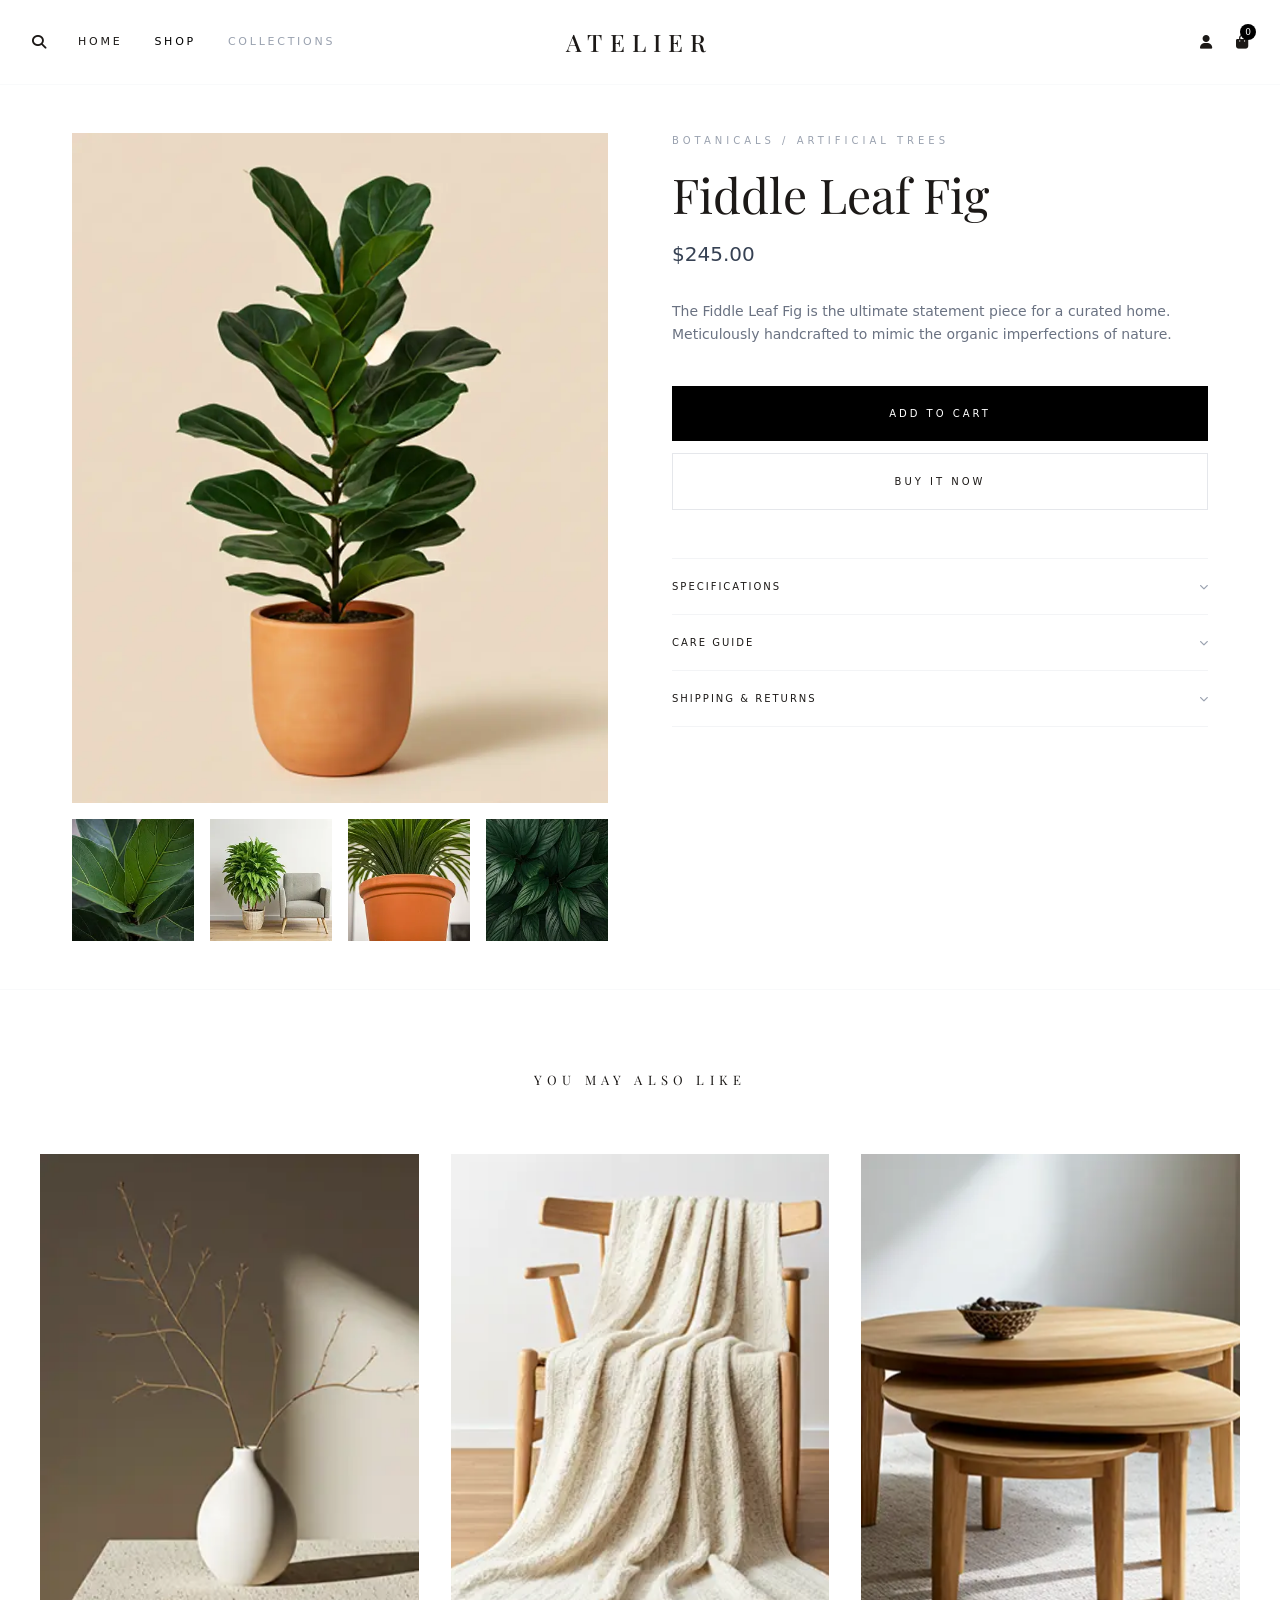
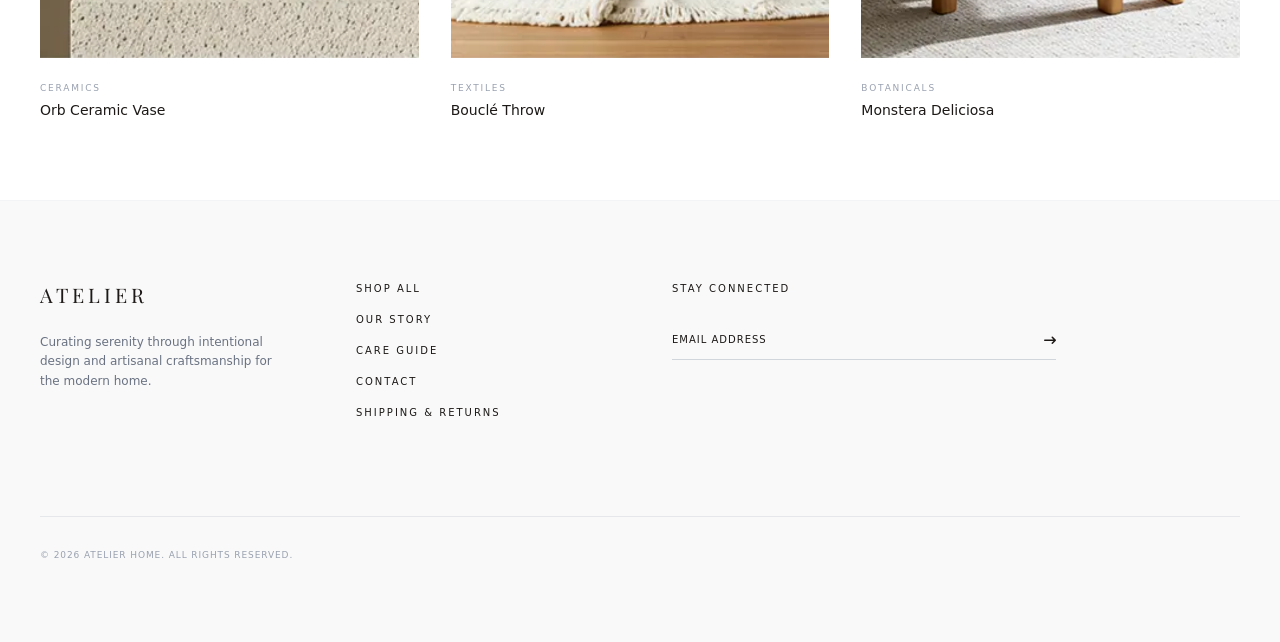
<file: Product.html>
<!DOCTYPE html>
<html lang="en">
<head>
    <meta charset="UTF-8">
    <meta name="viewport" content="width=device-width, initial-scale=1.0">
    <title>Fiddle Leaf Fig - Atelier</title>
    
    <link href="./src/output.css" rel="stylesheet">
    
    <link href="https://fonts.googleapis.com/css2?family=Inter:wght@300;400;500&family=Playfair+Display:wght@400;500&display=swap" rel="stylesheet">
    
    <link rel="stylesheet" href="https://cdnjs.cloudflare.com/ajax/libs/font-awesome/6.5.0/css/all.min.css">
</head>
<body class="bg-[#fcfcfc] text-[#1C1917]">
    
    <main class="w-full max-w-[1344px] mx-auto bg-white shadow-sm overflow-hidden">
    
        <header class="flex items-center justify-between px-8 py-8 border-b border-gray-50 relative bg-white z-50">
            <nav class="flex items-center gap-8">
                <i class="fa-solid fa-magnifying-glass text-sm cursor-pointer hover:opacity-50 transition-opacity"></i>
                <ul class="hidden md:flex items-center gap-8 text-[11px] tracking-[0.25em] uppercase font-medium">
                    <li><a href="index.html" class="hover:text-gray-400 transition-colors">Home</a></li>
                    <li><a href="#" class="text-black transition-colors">Shop</a></li>
                    <li><a href="#" class="text-gray-400 hover:text-black transition-colors">Collections</a></li>
                </ul>
            </nav>

            <div class="serif-font text-2xl tracking-[0.3em] font-medium absolute left-1/2 -translate-x-1/2">
                ATELIER
            </div>

            <div class="flex items-center gap-6 text-sm">
                <i class="fa-solid fa-user cursor-pointer hover:opacity-50 hidden sm:block transition-opacity"></i>
                <div class="relative cursor-pointer hover:opacity-50 transition-opacity">
                    <i class="fa-solid fa-bag-shopping"></i>
                    <span class="absolute -top-2 -right-2 bg-black text-white text-[9px] w-4 h-4 rounded-full flex items-center justify-center">0</span>
                </div>
            </div>
        </header>
        
        <section class="px-8 py-12 max-w-[1200px] mx-auto">
            <div class="grid grid-cols-1 lg:grid-cols-2 gap-16">
                
                <div class="space-y-4">
                    <div class="aspect-[4/5] bg-[#F9F9F9] overflow-hidden">
                        <img src="Product/Background (11).webp" alt="Fiddle Leaf Fig" class="w-full h-full object-cover">
                    </div>
                    <div class="grid grid-cols-4 gap-4">
                        <div class="aspect-square bg-gray-100 cursor-pointer hover:opacity-80 transition"><img src="Product/Background (35).webp" class="object-cover w-full h-full"></div>
                        <div class="aspect-square bg-gray-100 cursor-pointer hover:opacity-80 transition"><img src="Product/Background (32).webp" class="object-cover w-full h-full"></div>
                        <div class="aspect-square bg-gray-100 cursor-pointer hover:opacity-80 transition"><img src="Product/Background (34).webp" class="object-cover w-full h-full"></div>
                        <div class="aspect-square bg-gray-100 cursor-pointer hover:opacity-80 transition"><img src="Product/Background (33).webp" class="object-cover w-full h-full"></div>
                    </div>
                </div>

                <div class="flex flex-col">
                    <p class="text-[10px] uppercase tracking-[0.4em] text-gray-400 mb-4">Botanicals / Artificial Trees</p>
                    <h1 class="serif-font text-4xl md:text-5xl mb-4 leading-tight">Fiddle Leaf Fig</h1>
                    <p class="text-xl text-gray-700 mb-8">$245.00</p>
                    <p class="text-sm text-gray-500 leading-relaxed mb-10 font-light">
                        The Fiddle Leaf Fig is the ultimate statement piece for a curated home. Meticulously handcrafted to mimic the organic imperfections of nature.
                    </p>

                    <div class="space-y-3 mb-12">
                        <button class="w-full bg-black text-white py-5 text-[10px] uppercase tracking-[0.3em] font-medium hover:bg-neutral-800 transition-all">Add to Cart</button>
                        <button class="w-full border border-gray-200 py-5 text-[10px] uppercase tracking-[0.3em] font-medium hover:bg-gray-50 transition-all">Buy It Now</button>
                    </div>

                    <div class="border-t border-gray-100 w-full">
                        <details class="group border-b border-gray-100 outline-none">
                            <summary class="flex justify-between items-center py-5 cursor-pointer outline-none">
                                <span class="text-[10px] uppercase tracking-[0.2em] font-medium text-[#1C1917]">Specifications</span>
                                <i class="fa-solid fa-chevron-down text-[9px] text-gray-400 transition-transform duration-300 group-open:rotate-180"></i>
                            </summary>
                            <div class="pb-6 space-y-3 text-[11px] text-gray-500 uppercase tracking-widest font-light animate-fadeIn">
                                <div class="flex justify-between"><span>Height</span> <span class="text-[#1C1917]">150cm (5ft)</span></div>
                                <div class="flex justify-between"><span>Pot Diameter</span> <span class="text-[#1C1917]">24cm</span></div>
                                <div class="flex justify-between"><span>Material</span> <span class="text-[#1C1917]">Premium Silk & Polymer</span></div>
                                <div class="flex justify-between"><span>Pot Material</span> <span class="text-[#1C1917]">Hand-finished terracotta</span></div>
                            </div>
                        </details>

                        <details class="group border-b border-gray-100 outline-none">
                            <summary class="flex justify-between items-center py-5 cursor-pointer outline-none">
                                <span class="text-[10px] uppercase tracking-[0.2em] font-medium text-[#1C1917]">Care Guide</span>
                                <i class="fa-solid fa-chevron-down text-[9px] text-gray-400 transition-transform duration-300 group-open:rotate-180"></i>
                            </summary>
                            <div class="pb-6 text-[11px] text-gray-500 leading-relaxed font-light animate-fadeIn">
                                Keep away from direct sunlight. Dust lightly with a soft cloth once a month.
                            </div>
                        </details>
                        <details class="group border-b border-gray-100 outline-none">
<summary class="flex justify-between items-center py-5 cursor-pointer outline-none">
        <span class="text-[10px] uppercase tracking-[0.2em] font-medium text-[#1C1917]">Shipping & Returns</span>
        <i class="fa-solid fa-chevron-down text-[9px] text-gray-400 transition-transform duration-300 group-open:rotate-180"></i>
    </summary>
    <div class="pb-6 text-[11px] text-gray-500 leading-relaxed font-light animate-fadeIn">
        <p class="mb-3">
            نحن نقدم خدمة التوصيل "White-Glove" لجميع قطع الأثاث والنباتات الكبيرة لضمان وصولها بحالة مثالية.
        </p>
        <ul class="space-y-2 list-disc list-inside">
            <li>شحن مجاني للطلبات التي تزيد عن $150.</li>
            <li>يتم التوصيل خلال 3-5 أيام عمل.</li>
            <li>نقبل الاسترجاع خلال 30 يوماً من تاريخ الاستلام بشرط أن يكون المنتج في حالته الأصلية.</li>
        </ul>
    </div>
</details>
                    </div>
                </div>
            </div>
        </section>


<!-- Start: YOU MAY ALSO LIKE -->
        <section class="px-8 py-20 border-t border-gray-50">
    <h2 class="serif-font text-center text-[13px] tracking-[0.4em] uppercase mb-16">You May Also Like</h2>
    
    <div class="grid grid-cols-1 md:grid-cols-3 gap-8 max-w-[1200px] mx-auto">
        <div class="group cursor-pointer">
            <div class="overflow-hidden mb-6">
                <img src="Product/prodact6.webp" alt="Orb Ceramic Vase" class="product-card-img">
            </div>
            <p class="text-[9px] uppercase tracking-[0.2em] text-gray-400 mb-1">Ceramics</p>
            <h3 class="text-sm font-medium">Orb Ceramic Vase</h3>
        </div>

        <div class="group cursor-pointer">
            <div class="overflow-hidden mb-6">
                <img src="Product/prodact7.webp" alt="Bouclé Throw" class="product-card-img">
            </div>
            <p class="text-[9px] uppercase tracking-[0.2em] text-gray-400 mb-1">Textiles</p>
            <h3 class="text-sm font-medium">Bouclé Throw</h3>
        </div>

        <div class="group cursor-pointer">
            <div class="overflow-hidden mb-6">
                <img src="Product/prodect8.webp" alt="Monstera Deliciosa" class="product-card-img">
            </div>
            <p class="text-[9px] uppercase tracking-[0.2em] text-gray-400 mb-1">Botanicals</p>
            <h3 class="text-sm font-medium">Monstera Deliciosa</h3>
        </div>
    </div>
</section>

<footer class="bg-[#F9F9F9] px-8 py-20 border-t border-gray-100">
    <div class="max-w-[1200px] mx-auto grid grid-cols-1 md:grid-cols-2 lg:grid-cols-4 gap-16">
        
        <div class="space-y-6">
            <h2 class="serif-font text-xl tracking-[0.2em]">ATELIER</h2>
            <p class="text-[12px] text-gray-500 leading-relaxed max-w-[280px]">
                Curating serenity through intentional design and artisanal craftsmanship for the modern home.
            </p>
        </div>

        <div>
            <ul class="text-[10px] uppercase tracking-[0.2em] space-y-4 font-medium">
                <li><a href="#" class="hover:text-gray-400 transition-colors">Shop All</a></li>
                <li><a href="#" class="hover:text-gray-400 transition-colors">Our Story</a></li>
                <li><a href="#" class="hover:text-gray-400 transition-colors">Care Guide</a></li>
                <li><a href="#" class="hover:text-gray-400 transition-colors">Contact</a></li>
                <li><a href="#" class="hover:text-gray-400 transition-colors">Shipping & Returns</a></li>
            </ul>
        </div>

        <div class="lg:col-span-2">
            <h4 class="text-[10px] uppercase tracking-[0.2em] font-medium mb-6">Stay Connected</h4>
            <div class="relative max-w-sm">
                <input type="email" placeholder="EMAIL ADDRESS" 
                       class="w-full bg-transparent border-b border-gray-300 py-3 text-[10px] tracking-[0.1em] outline-none focus:border-black transition-colors">
                <button class="absolute right-0 top-1/2 -translate-y-1/2">
                    <i class="fa-solid fa-arrow-right-long text-xs"></i>
                </button>
            </div>
        </div>
    </div>

    <div class="max-w-[1200px] mx-auto mt-24 pt-8 border-t border-gray-200">
        <p class="text-[9px] text-gray-400 tracking-[0.1em] uppercase">
            © 2026 ATELIER HOME. ALL RIGHTS RESERVED.
        </p>
    </div>
</footer>
    </main>
</body>
</html>
</file>
<file: src/output.css>
/*! tailwindcss v4.2.2 | MIT License | https://tailwindcss.com */
@layer properties;
@layer theme, base, components, utilities;
@layer theme {
  :root, :host {
    --font-sans: ui-sans-serif, system-ui, sans-serif, "Apple Color Emoji",
      "Segoe UI Emoji", "Segoe UI Symbol", "Noto Color Emoji";
    --font-mono: ui-monospace, SFMono-Regular, Menlo, Monaco, Consolas, "Liberation Mono",
      "Courier New", monospace;
    --color-gray-50: oklch(98.5% 0.002 247.839);
    --color-gray-100: oklch(96.7% 0.003 264.542);
    --color-gray-200: oklch(92.8% 0.006 264.531);
    --color-gray-300: oklch(87.2% 0.01 258.338);
    --color-gray-400: oklch(70.7% 0.022 261.325);
    --color-gray-500: oklch(55.1% 0.027 264.364);
    --color-gray-600: oklch(44.6% 0.03 256.802);
    --color-gray-700: oklch(37.3% 0.034 259.733);
    --color-gray-800: oklch(27.8% 0.033 256.848);
    --color-gray-900: oklch(21% 0.034 264.665);
    --color-neutral-800: oklch(26.9% 0 0);
    --color-black: #000;
    --color-white: #fff;
    --spacing: 0.25rem;
    --container-sm: 24rem;
    --container-xl: 36rem;
    --container-2xl: 42rem;
    --container-4xl: 56rem;
    --container-6xl: 72rem;
    --text-xs: 0.75rem;
    --text-xs--line-height: calc(1 / 0.75);
    --text-sm: 0.875rem;
    --text-sm--line-height: calc(1.25 / 0.875);
    --text-lg: 1.125rem;
    --text-lg--line-height: calc(1.75 / 1.125);
    --text-xl: 1.25rem;
    --text-xl--line-height: calc(1.75 / 1.25);
    --text-2xl: 1.5rem;
    --text-2xl--line-height: calc(2 / 1.5);
    --text-3xl: 1.875rem;
    --text-3xl--line-height: calc(2.25 / 1.875);
    --text-4xl: 2.25rem;
    --text-4xl--line-height: calc(2.5 / 2.25);
    --text-5xl: 3rem;
    --text-5xl--line-height: 1;
    --text-8xl: 6rem;
    --text-8xl--line-height: 1;
    --font-weight-light: 300;
    --font-weight-medium: 500;
    --font-weight-semibold: 600;
    --tracking-tight: -0.025em;
    --tracking-wider: 0.05em;
    --tracking-widest: 0.1em;
    --leading-tight: 1.25;
    --leading-relaxed: 1.625;
    --leading-loose: 2;
    --ease-out: cubic-bezier(0, 0, 0.2, 1);
    --blur-sm: 8px;
    --default-transition-duration: 150ms;
    --default-transition-timing-function: cubic-bezier(0.4, 0, 0.2, 1);
    --default-font-family: var(--font-sans);
    --default-mono-font-family: var(--font-mono);
  }
}
@layer base {
  *, ::after, ::before, ::backdrop, ::file-selector-button {
    box-sizing: border-box;
    margin: 0;
    padding: 0;
    border: 0 solid;
  }
  html, :host {
    line-height: 1.5;
    -webkit-text-size-adjust: 100%;
    tab-size: 4;
    font-family: var(--default-font-family, ui-sans-serif, system-ui, sans-serif, "Apple Color Emoji", "Segoe UI Emoji", "Segoe UI Symbol", "Noto Color Emoji");
    font-feature-settings: var(--default-font-feature-settings, normal);
    font-variation-settings: var(--default-font-variation-settings, normal);
    -webkit-tap-highlight-color: transparent;
  }
  hr {
    height: 0;
    color: inherit;
    border-top-width: 1px;
  }
  abbr:where([title]) {
    -webkit-text-decoration: underline dotted;
    text-decoration: underline dotted;
  }
  h1, h2, h3, h4, h5, h6 {
    font-size: inherit;
    font-weight: inherit;
  }
  a {
    color: inherit;
    -webkit-text-decoration: inherit;
    text-decoration: inherit;
  }
  b, strong {
    font-weight: bolder;
  }
  code, kbd, samp, pre {
    font-family: var(--default-mono-font-family, ui-monospace, SFMono-Regular, Menlo, Monaco, Consolas, "Liberation Mono", "Courier New", monospace);
    font-feature-settings: var(--default-mono-font-feature-settings, normal);
    font-variation-settings: var(--default-mono-font-variation-settings, normal);
    font-size: 1em;
  }
  small {
    font-size: 80%;
  }
  sub, sup {
    font-size: 75%;
    line-height: 0;
    position: relative;
    vertical-align: baseline;
  }
  sub {
    bottom: -0.25em;
  }
  sup {
    top: -0.5em;
  }
  table {
    text-indent: 0;
    border-color: inherit;
    border-collapse: collapse;
  }
  :-moz-focusring {
    outline: auto;
  }
  progress {
    vertical-align: baseline;
  }
  summary {
    display: list-item;
  }
  ol, ul, menu {
    list-style: none;
  }
  img, svg, video, canvas, audio, iframe, embed, object {
    display: block;
    vertical-align: middle;
  }
  img, video {
    max-width: 100%;
    height: auto;
  }
  button, input, select, optgroup, textarea, ::file-selector-button {
    font: inherit;
    font-feature-settings: inherit;
    font-variation-settings: inherit;
    letter-spacing: inherit;
    color: inherit;
    border-radius: 0;
    background-color: transparent;
    opacity: 1;
  }
  :where(select:is([multiple], [size])) optgroup {
    font-weight: bolder;
  }
  :where(select:is([multiple], [size])) optgroup option {
    padding-inline-start: 20px;
  }
  ::file-selector-button {
    margin-inline-end: 4px;
  }
  ::placeholder {
    opacity: 1;
  }
  @supports (not (-webkit-appearance: -apple-pay-button))  or (contain-intrinsic-size: 1px) {
    ::placeholder {
      color: currentcolor;
      @supports (color: color-mix(in lab, red, red)) {
        color: color-mix(in oklab, currentcolor 50%, transparent);
      }
    }
  }
  textarea {
    resize: vertical;
  }
  ::-webkit-search-decoration {
    -webkit-appearance: none;
  }
  ::-webkit-date-and-time-value {
    min-height: 1lh;
    text-align: inherit;
  }
  ::-webkit-datetime-edit {
    display: inline-flex;
  }
  ::-webkit-datetime-edit-fields-wrapper {
    padding: 0;
  }
  ::-webkit-datetime-edit, ::-webkit-datetime-edit-year-field, ::-webkit-datetime-edit-month-field, ::-webkit-datetime-edit-day-field, ::-webkit-datetime-edit-hour-field, ::-webkit-datetime-edit-minute-field, ::-webkit-datetime-edit-second-field, ::-webkit-datetime-edit-millisecond-field, ::-webkit-datetime-edit-meridiem-field {
    padding-block: 0;
  }
  ::-webkit-calendar-picker-indicator {
    line-height: 1;
  }
  :-moz-ui-invalid {
    box-shadow: none;
  }
  button, input:where([type="button"], [type="reset"], [type="submit"]), ::file-selector-button {
    appearance: button;
  }
  ::-webkit-inner-spin-button, ::-webkit-outer-spin-button {
    height: auto;
  }
  [hidden]:where(:not([hidden="until-found"])) {
    display: none !important;
  }
}
@layer utilities {
  .pointer-events-none {
    pointer-events: none;
  }
  .absolute {
    position: absolute;
  }
  .relative {
    position: relative;
  }
  .inset-0 {
    inset: calc(var(--spacing) * 0);
  }
  .-top-2 {
    top: calc(var(--spacing) * -2);
  }
  .top-1 {
    top: calc(var(--spacing) * 1);
  }
  .top-1\/2 {
    top: calc(1 / 2 * 100%);
  }
  .-right-2 {
    right: calc(var(--spacing) * -2);
  }
  .right-0 {
    right: calc(var(--spacing) * 0);
  }
  .bottom-8 {
    bottom: calc(var(--spacing) * 8);
  }
  .bottom-10 {
    bottom: calc(var(--spacing) * 10);
  }
  .bottom-12 {
    bottom: calc(var(--spacing) * 12);
  }
  .left-1 {
    left: calc(var(--spacing) * 1);
  }
  .left-1\/2 {
    left: calc(1 / 2 * 100%);
  }
  .left-8 {
    left: calc(var(--spacing) * 8);
  }
  .left-10 {
    left: calc(var(--spacing) * 10);
  }
  .left-12 {
    left: calc(var(--spacing) * 12);
  }
  .z-10 {
    z-index: 10;
  }
  .z-50 {
    z-index: 50;
  }
  .mx-auto {
    margin-inline: auto;
  }
  .mt-4 {
    margin-top: calc(var(--spacing) * 4);
  }
  .mt-8 {
    margin-top: calc(var(--spacing) * 8);
  }
  .mt-10 {
    margin-top: calc(var(--spacing) * 10);
  }
  .mt-24 {
    margin-top: calc(var(--spacing) * 24);
  }
  .mb-1 {
    margin-bottom: calc(var(--spacing) * 1);
  }
  .mb-2 {
    margin-bottom: calc(var(--spacing) * 2);
  }
  .mb-3 {
    margin-bottom: calc(var(--spacing) * 3);
  }
  .mb-4 {
    margin-bottom: calc(var(--spacing) * 4);
  }
  .mb-6 {
    margin-bottom: calc(var(--spacing) * 6);
  }
  .mb-8 {
    margin-bottom: calc(var(--spacing) * 8);
  }
  .mb-10 {
    margin-bottom: calc(var(--spacing) * 10);
  }
  .mb-12 {
    margin-bottom: calc(var(--spacing) * 12);
  }
  .mb-14 {
    margin-bottom: calc(var(--spacing) * 14);
  }
  .mb-16 {
    margin-bottom: calc(var(--spacing) * 16);
  }
  .mb-24 {
    margin-bottom: calc(var(--spacing) * 24);
  }
  .flex {
    display: flex;
  }
  .grid {
    display: grid;
  }
  .hidden {
    display: none;
  }
  .inline-block {
    display: inline-block;
  }
  .table {
    display: table;
  }
  .aspect-\[4\/5\] {
    aspect-ratio: 4/5;
  }
  .aspect-square {
    aspect-ratio: 1 / 1;
  }
  .h-4 {
    height: calc(var(--spacing) * 4);
  }
  .h-\[438px\] {
    height: 438px;
  }
  .h-\[500px\] {
    height: 500px;
  }
  .h-\[600px\] {
    height: 600px;
  }
  .h-full {
    height: 100%;
  }
  .min-h-\[80px\] {
    min-height: 80px;
  }
  .min-h-\[233\.89px\] {
    min-height: 233.89px;
  }
  .w-4 {
    width: calc(var(--spacing) * 4);
  }
  .w-full {
    width: 100%;
  }
  .max-w-2xl {
    max-width: var(--container-2xl);
  }
  .max-w-4xl {
    max-width: var(--container-4xl);
  }
  .max-w-6xl {
    max-width: var(--container-6xl);
  }
  .max-w-\[200px\] {
    max-width: 200px;
  }
  .max-w-\[280px\] {
    max-width: 280px;
  }
  .max-w-\[420px\] {
    max-width: 420px;
  }
  .max-w-\[1200px\] {
    max-width: 1200px;
  }
  .max-w-\[1329px\] {
    max-width: 1329px;
  }
  .max-w-\[1344px\] {
    max-width: 1344px;
  }
  .max-w-sm {
    max-width: var(--container-sm);
  }
  .max-w-xl {
    max-width: var(--container-xl);
  }
  .min-w-\[190px\] {
    min-width: 190px;
  }
  .border-collapse {
    border-collapse: collapse;
  }
  .-translate-x-1 {
    --tw-translate-x: calc(var(--spacing) * -1);
    translate: var(--tw-translate-x) var(--tw-translate-y);
  }
  .-translate-x-1\/2 {
    --tw-translate-x: calc(calc(1 / 2 * 100%) * -1);
    translate: var(--tw-translate-x) var(--tw-translate-y);
  }
  .-translate-y-1 {
    --tw-translate-y: calc(var(--spacing) * -1);
    translate: var(--tw-translate-x) var(--tw-translate-y);
  }
  .-translate-y-1\/2 {
    --tw-translate-y: calc(calc(1 / 2 * 100%) * -1);
    translate: var(--tw-translate-x) var(--tw-translate-y);
  }
  .transform {
    transform: var(--tw-rotate-x,) var(--tw-rotate-y,) var(--tw-rotate-z,) var(--tw-skew-x,) var(--tw-skew-y,);
  }
  .cursor-pointer {
    cursor: pointer;
  }
  .resize {
    resize: both;
  }
  .list-inside {
    list-style-position: inside;
  }
  .list-disc {
    list-style-type: disc;
  }
  .grid-cols-1 {
    grid-template-columns: repeat(1, minmax(0, 1fr));
  }
  .grid-cols-4 {
    grid-template-columns: repeat(4, minmax(0, 1fr));
  }
  .flex-col {
    flex-direction: column;
  }
  .items-center {
    align-items: center;
  }
  .items-end {
    align-items: flex-end;
  }
  .items-start {
    align-items: flex-start;
  }
  .justify-between {
    justify-content: space-between;
  }
  .justify-center {
    justify-content: center;
  }
  .gap-0 {
    gap: calc(var(--spacing) * 0);
  }
  .gap-4 {
    gap: calc(var(--spacing) * 4);
  }
  .gap-6 {
    gap: calc(var(--spacing) * 6);
  }
  .gap-8 {
    gap: calc(var(--spacing) * 8);
  }
  .gap-12 {
    gap: calc(var(--spacing) * 12);
  }
  .gap-16 {
    gap: calc(var(--spacing) * 16);
  }
  .space-y-2 {
    :where(& > :not(:last-child)) {
      --tw-space-y-reverse: 0;
      margin-block-start: calc(calc(var(--spacing) * 2) * var(--tw-space-y-reverse));
      margin-block-end: calc(calc(var(--spacing) * 2) * calc(1 - var(--tw-space-y-reverse)));
    }
  }
  .space-y-3 {
    :where(& > :not(:last-child)) {
      --tw-space-y-reverse: 0;
      margin-block-start: calc(calc(var(--spacing) * 3) * var(--tw-space-y-reverse));
      margin-block-end: calc(calc(var(--spacing) * 3) * calc(1 - var(--tw-space-y-reverse)));
    }
  }
  .space-y-4 {
    :where(& > :not(:last-child)) {
      --tw-space-y-reverse: 0;
      margin-block-start: calc(calc(var(--spacing) * 4) * var(--tw-space-y-reverse));
      margin-block-end: calc(calc(var(--spacing) * 4) * calc(1 - var(--tw-space-y-reverse)));
    }
  }
  .space-y-6 {
    :where(& > :not(:last-child)) {
      --tw-space-y-reverse: 0;
      margin-block-start: calc(calc(var(--spacing) * 6) * var(--tw-space-y-reverse));
      margin-block-end: calc(calc(var(--spacing) * 6) * calc(1 - var(--tw-space-y-reverse)));
    }
  }
  .gap-x-12 {
    column-gap: calc(var(--spacing) * 12);
  }
  .gap-y-16 {
    row-gap: calc(var(--spacing) * 16);
  }
  .overflow-hidden {
    overflow: hidden;
  }
  .rounded-full {
    border-radius: calc(infinity * 1px);
  }
  .border {
    border-style: var(--tw-border-style);
    border-width: 1px;
  }
  .border-t {
    border-top-style: var(--tw-border-style);
    border-top-width: 1px;
  }
  .border-b {
    border-bottom-style: var(--tw-border-style);
    border-bottom-width: 1px;
  }
  .border-black {
    border-color: var(--color-black);
  }
  .border-gray-50 {
    border-color: var(--color-gray-50);
  }
  .border-gray-100 {
    border-color: var(--color-gray-100);
  }
  .border-gray-200 {
    border-color: var(--color-gray-200);
  }
  .border-gray-300 {
    border-color: var(--color-gray-300);
  }
  .border-white {
    border-color: var(--color-white);
  }
  .border-white\/20 {
    border-color: color-mix(in srgb, #fff 20%, transparent);
    @supports (color: color-mix(in lab, red, red)) {
      border-color: color-mix(in oklab, var(--color-white) 20%, transparent);
    }
  }
  .border-white\/40 {
    border-color: color-mix(in srgb, #fff 40%, transparent);
    @supports (color: color-mix(in lab, red, red)) {
      border-color: color-mix(in oklab, var(--color-white) 40%, transparent);
    }
  }
  .bg-\[\#1C1917\] {
    background-color: #1C1917;
  }
  .bg-\[\#F4F3F1\] {
    background-color: #F4F3F1;
  }
  .bg-\[\#F9F9F9\] {
    background-color: #F9F9F9;
  }
  .bg-\[\#FAFAF9\] {
    background-color: #FAFAF9;
  }
  .bg-\[\#fcfcfc\] {
    background-color: #fcfcfc;
  }
  .bg-black {
    background-color: var(--color-black);
  }
  .bg-black\/5 {
    background-color: color-mix(in srgb, #000 5%, transparent);
    @supports (color: color-mix(in lab, red, red)) {
      background-color: color-mix(in oklab, var(--color-black) 5%, transparent);
    }
  }
  .bg-black\/10 {
    background-color: color-mix(in srgb, #000 10%, transparent);
    @supports (color: color-mix(in lab, red, red)) {
      background-color: color-mix(in oklab, var(--color-black) 10%, transparent);
    }
  }
  .bg-gray-100 {
    background-color: var(--color-gray-100);
  }
  .bg-transparent {
    background-color: transparent;
  }
  .bg-white {
    background-color: var(--color-white);
  }
  .bg-white\/20 {
    background-color: color-mix(in srgb, #fff 20%, transparent);
    @supports (color: color-mix(in lab, red, red)) {
      background-color: color-mix(in oklab, var(--color-white) 20%, transparent);
    }
  }
  .bg-\[url\(\'https\:\/\/www\.transparenttextures\.com\/patterns\/dark-matter\.png\'\)\] {
    background-image: url('https://www.transparenttextures.com/patterns/dark-matter.png');
  }
  .object-cover {
    object-fit: cover;
  }
  .p-5 {
    padding: calc(var(--spacing) * 5);
  }
  .px-4 {
    padding-inline: calc(var(--spacing) * 4);
  }
  .px-8 {
    padding-inline: calc(var(--spacing) * 8);
  }
  .px-10 {
    padding-inline: calc(var(--spacing) * 10);
  }
  .px-14 {
    padding-inline: calc(var(--spacing) * 14);
  }
  .px-\[53px\] {
    padding-inline: 53px;
  }
  .py-1 {
    padding-block: calc(var(--spacing) * 1);
  }
  .py-3 {
    padding-block: calc(var(--spacing) * 3);
  }
  .py-4 {
    padding-block: calc(var(--spacing) * 4);
  }
  .py-5 {
    padding-block: calc(var(--spacing) * 5);
  }
  .py-8 {
    padding-block: calc(var(--spacing) * 8);
  }
  .py-12 {
    padding-block: calc(var(--spacing) * 12);
  }
  .py-20 {
    padding-block: calc(var(--spacing) * 20);
  }
  .py-24 {
    padding-block: calc(var(--spacing) * 24);
  }
  .py-\[48px\] {
    padding-block: 48px;
  }
  .pt-8 {
    padding-top: calc(var(--spacing) * 8);
  }
  .pt-16 {
    padding-top: calc(var(--spacing) * 16);
  }
  .pt-20 {
    padding-top: calc(var(--spacing) * 20);
  }
  .pb-1 {
    padding-bottom: calc(var(--spacing) * 1);
  }
  .pb-2 {
    padding-bottom: calc(var(--spacing) * 2);
  }
  .pb-6 {
    padding-bottom: calc(var(--spacing) * 6);
  }
  .pb-10 {
    padding-bottom: calc(var(--spacing) * 10);
  }
  .pb-20 {
    padding-bottom: calc(var(--spacing) * 20);
  }
  .text-center {
    text-align: center;
  }
  .text-2xl {
    font-size: var(--text-2xl);
    line-height: var(--tw-leading, var(--text-2xl--line-height));
  }
  .text-3xl {
    font-size: var(--text-3xl);
    line-height: var(--tw-leading, var(--text-3xl--line-height));
  }
  .text-4xl {
    font-size: var(--text-4xl);
    line-height: var(--tw-leading, var(--text-4xl--line-height));
  }
  .text-5xl {
    font-size: var(--text-5xl);
    line-height: var(--tw-leading, var(--text-5xl--line-height));
  }
  .text-lg {
    font-size: var(--text-lg);
    line-height: var(--tw-leading, var(--text-lg--line-height));
  }
  .text-sm {
    font-size: var(--text-sm);
    line-height: var(--tw-leading, var(--text-sm--line-height));
  }
  .text-xl {
    font-size: var(--text-xl);
    line-height: var(--tw-leading, var(--text-xl--line-height));
  }
  .text-xs {
    font-size: var(--text-xs);
    line-height: var(--tw-leading, var(--text-xs--line-height));
  }
  .text-\[9px\] {
    font-size: 9px;
  }
  .text-\[10px\] {
    font-size: 10px;
  }
  .text-\[11px\] {
    font-size: 11px;
  }
  .text-\[12px\] {
    font-size: 12px;
  }
  .text-\[13px\] {
    font-size: 13px;
  }
  .text-\[14px\] {
    font-size: 14px;
  }
  .text-\[22px\] {
    font-size: 22px;
  }
  .text-\[32px\] {
    font-size: 32px;
  }
  .leading-\[1\.1\] {
    --tw-leading: 1.1;
    line-height: 1.1;
  }
  .leading-\[1\.6\] {
    --tw-leading: 1.6;
    line-height: 1.6;
  }
  .leading-\[1\.8\] {
    --tw-leading: 1.8;
    line-height: 1.8;
  }
  .leading-loose {
    --tw-leading: var(--leading-loose);
    line-height: var(--leading-loose);
  }
  .leading-relaxed {
    --tw-leading: var(--leading-relaxed);
    line-height: var(--leading-relaxed);
  }
  .leading-tight {
    --tw-leading: var(--leading-tight);
    line-height: var(--leading-tight);
  }
  .font-light {
    --tw-font-weight: var(--font-weight-light);
    font-weight: var(--font-weight-light);
  }
  .font-medium {
    --tw-font-weight: var(--font-weight-medium);
    font-weight: var(--font-weight-medium);
  }
  .font-semibold {
    --tw-font-weight: var(--font-weight-semibold);
    font-weight: var(--font-weight-semibold);
  }
  .tracking-\[0\.1em\] {
    --tw-tracking: 0.1em;
    letter-spacing: 0.1em;
  }
  .tracking-\[0\.2em\] {
    --tw-tracking: 0.2em;
    letter-spacing: 0.2em;
  }
  .tracking-\[0\.3em\] {
    --tw-tracking: 0.3em;
    letter-spacing: 0.3em;
  }
  .tracking-\[0\.4em\] {
    --tw-tracking: 0.4em;
    letter-spacing: 0.4em;
  }
  .tracking-\[0\.5em\] {
    --tw-tracking: 0.5em;
    letter-spacing: 0.5em;
  }
  .tracking-\[0\.15em\] {
    --tw-tracking: 0.15em;
    letter-spacing: 0.15em;
  }
  .tracking-\[0\.25em\] {
    --tw-tracking: 0.25em;
    letter-spacing: 0.25em;
  }
  .tracking-tight {
    --tw-tracking: var(--tracking-tight);
    letter-spacing: var(--tracking-tight);
  }
  .tracking-wider {
    --tw-tracking: var(--tracking-wider);
    letter-spacing: var(--tracking-wider);
  }
  .tracking-widest {
    --tw-tracking: var(--tracking-widest);
    letter-spacing: var(--tracking-widest);
  }
  .text-\[\#1A1A1A\] {
    color: #1A1A1A;
  }
  .text-\[\#1C1917\] {
    color: #1C1917;
  }
  .text-\[\#333333\] {
    color: #333333;
  }
  .text-\[\#CCCCCC\] {
    color: #CCCCCC;
  }
  .text-black {
    color: var(--color-black);
  }
  .text-gray-400 {
    color: var(--color-gray-400);
  }
  .text-gray-500 {
    color: var(--color-gray-500);
  }
  .text-gray-600 {
    color: var(--color-gray-600);
  }
  .text-gray-700 {
    color: var(--color-gray-700);
  }
  .text-gray-800 {
    color: var(--color-gray-800);
  }
  .text-gray-900 {
    color: var(--color-gray-900);
  }
  .text-white {
    color: var(--color-white);
  }
  .uppercase {
    text-transform: uppercase;
  }
  .italic {
    font-style: italic;
  }
  .underline {
    text-decoration-line: underline;
  }
  .opacity-40 {
    opacity: 40%;
  }
  .opacity-90 {
    opacity: 90%;
  }
  .opacity-\[0\.05\] {
    opacity: 0.05;
  }
  .shadow-2xl {
    --tw-shadow: 0 25px 50px -12px var(--tw-shadow-color, rgb(0 0 0 / 0.25));
    box-shadow: var(--tw-inset-shadow), var(--tw-inset-ring-shadow), var(--tw-ring-offset-shadow), var(--tw-ring-shadow), var(--tw-shadow);
  }
  .shadow-sm {
    --tw-shadow: 0 1px 3px 0 var(--tw-shadow-color, rgb(0 0 0 / 0.1)), 0 1px 2px -1px var(--tw-shadow-color, rgb(0 0 0 / 0.1));
    box-shadow: var(--tw-inset-shadow), var(--tw-inset-ring-shadow), var(--tw-ring-offset-shadow), var(--tw-ring-shadow), var(--tw-shadow);
  }
  .outline {
    outline-style: var(--tw-outline-style);
    outline-width: 1px;
  }
  .grayscale {
    --tw-grayscale: grayscale(100%);
    filter: var(--tw-blur,) var(--tw-brightness,) var(--tw-contrast,) var(--tw-grayscale,) var(--tw-hue-rotate,) var(--tw-invert,) var(--tw-saturate,) var(--tw-sepia,) var(--tw-drop-shadow,);
  }
  .filter {
    filter: var(--tw-blur,) var(--tw-brightness,) var(--tw-contrast,) var(--tw-grayscale,) var(--tw-hue-rotate,) var(--tw-invert,) var(--tw-saturate,) var(--tw-sepia,) var(--tw-drop-shadow,);
  }
  .backdrop-blur-sm {
    --tw-backdrop-blur: blur(var(--blur-sm));
    -webkit-backdrop-filter: var(--tw-backdrop-blur,) var(--tw-backdrop-brightness,) var(--tw-backdrop-contrast,) var(--tw-backdrop-grayscale,) var(--tw-backdrop-hue-rotate,) var(--tw-backdrop-invert,) var(--tw-backdrop-opacity,) var(--tw-backdrop-saturate,) var(--tw-backdrop-sepia,);
    backdrop-filter: var(--tw-backdrop-blur,) var(--tw-backdrop-brightness,) var(--tw-backdrop-contrast,) var(--tw-backdrop-grayscale,) var(--tw-backdrop-hue-rotate,) var(--tw-backdrop-invert,) var(--tw-backdrop-opacity,) var(--tw-backdrop-saturate,) var(--tw-backdrop-sepia,);
  }
  .backdrop-filter {
    -webkit-backdrop-filter: var(--tw-backdrop-blur,) var(--tw-backdrop-brightness,) var(--tw-backdrop-contrast,) var(--tw-backdrop-grayscale,) var(--tw-backdrop-hue-rotate,) var(--tw-backdrop-invert,) var(--tw-backdrop-opacity,) var(--tw-backdrop-saturate,) var(--tw-backdrop-sepia,);
    backdrop-filter: var(--tw-backdrop-blur,) var(--tw-backdrop-brightness,) var(--tw-backdrop-contrast,) var(--tw-backdrop-grayscale,) var(--tw-backdrop-hue-rotate,) var(--tw-backdrop-invert,) var(--tw-backdrop-opacity,) var(--tw-backdrop-saturate,) var(--tw-backdrop-sepia,);
  }
  .transition {
    transition-property: color, background-color, border-color, outline-color, text-decoration-color, fill, stroke, --tw-gradient-from, --tw-gradient-via, --tw-gradient-to, opacity, box-shadow, transform, translate, scale, rotate, filter, -webkit-backdrop-filter, backdrop-filter, display, content-visibility, overlay, pointer-events;
    transition-timing-function: var(--tw-ease, var(--default-transition-timing-function));
    transition-duration: var(--tw-duration, var(--default-transition-duration));
  }
  .transition-all {
    transition-property: all;
    transition-timing-function: var(--tw-ease, var(--default-transition-timing-function));
    transition-duration: var(--tw-duration, var(--default-transition-duration));
  }
  .transition-colors {
    transition-property: color, background-color, border-color, outline-color, text-decoration-color, fill, stroke, --tw-gradient-from, --tw-gradient-via, --tw-gradient-to;
    transition-timing-function: var(--tw-ease, var(--default-transition-timing-function));
    transition-duration: var(--tw-duration, var(--default-transition-duration));
  }
  .transition-opacity {
    transition-property: opacity;
    transition-timing-function: var(--tw-ease, var(--default-transition-timing-function));
    transition-duration: var(--tw-duration, var(--default-transition-duration));
  }
  .transition-transform {
    transition-property: transform, translate, scale, rotate;
    transition-timing-function: var(--tw-ease, var(--default-transition-timing-function));
    transition-duration: var(--tw-duration, var(--default-transition-duration));
  }
  .duration-300 {
    --tw-duration: 300ms;
    transition-duration: 300ms;
  }
  .duration-500 {
    --tw-duration: 500ms;
    transition-duration: 500ms;
  }
  .duration-700 {
    --tw-duration: 700ms;
    transition-duration: 700ms;
  }
  .duration-\[1\.5s\] {
    --tw-duration: 1.5s;
    transition-duration: 1.5s;
  }
  .duration-\[3s\] {
    --tw-duration: 3s;
    transition-duration: 3s;
  }
  .ease-out {
    --tw-ease: var(--ease-out);
    transition-timing-function: var(--ease-out);
  }
  .outline-none {
    --tw-outline-style: none;
    outline-style: none;
  }
  .group-open\:rotate-180 {
    &:is(:where(.group):is([open], :popover-open, :open) *) {
      rotate: 180deg;
    }
  }
  .group-hover\:scale-105 {
    &:is(:where(.group):hover *) {
      @media (hover: hover) {
        --tw-scale-x: 105%;
        --tw-scale-y: 105%;
        --tw-scale-z: 105%;
        scale: var(--tw-scale-x) var(--tw-scale-y);
      }
    }
  }
  .group-hover\:scale-110 {
    &:is(:where(.group):hover *) {
      @media (hover: hover) {
        --tw-scale-x: 110%;
        --tw-scale-y: 110%;
        --tw-scale-z: 110%;
        scale: var(--tw-scale-x) var(--tw-scale-y);
      }
    }
  }
  .group-hover\:bg-black\/20 {
    &:is(:where(.group):hover *) {
      @media (hover: hover) {
        background-color: color-mix(in srgb, #000 20%, transparent);
        @supports (color: color-mix(in lab, red, red)) {
          background-color: color-mix(in oklab, var(--color-black) 20%, transparent);
        }
      }
    }
  }
  .group-hover\:underline {
    &:is(:where(.group):hover *) {
      @media (hover: hover) {
        text-decoration-line: underline;
      }
    }
  }
  .hover\:scale-105 {
    &:hover {
      @media (hover: hover) {
        --tw-scale-x: 105%;
        --tw-scale-y: 105%;
        --tw-scale-z: 105%;
        scale: var(--tw-scale-x) var(--tw-scale-y);
      }
    }
  }
  .hover\:bg-\[\#2a2a2a\] {
    &:hover {
      @media (hover: hover) {
        background-color: #2a2a2a;
      }
    }
  }
  .hover\:bg-gray-50 {
    &:hover {
      @media (hover: hover) {
        background-color: var(--color-gray-50);
      }
    }
  }
  .hover\:bg-neutral-800 {
    &:hover {
      @media (hover: hover) {
        background-color: var(--color-neutral-800);
      }
    }
  }
  .hover\:text-black {
    &:hover {
      @media (hover: hover) {
        color: var(--color-black);
      }
    }
  }
  .hover\:text-gray-300 {
    &:hover {
      @media (hover: hover) {
        color: var(--color-gray-300);
      }
    }
  }
  .hover\:text-gray-400 {
    &:hover {
      @media (hover: hover) {
        color: var(--color-gray-400);
      }
    }
  }
  .hover\:opacity-50 {
    &:hover {
      @media (hover: hover) {
        opacity: 50%;
      }
    }
  }
  .hover\:opacity-60 {
    &:hover {
      @media (hover: hover) {
        opacity: 60%;
      }
    }
  }
  .hover\:opacity-80 {
    &:hover {
      @media (hover: hover) {
        opacity: 80%;
      }
    }
  }
  .focus\:border-black {
    &:focus {
      border-color: var(--color-black);
    }
  }
  .focus\:outline-none {
    &:focus {
      --tw-outline-style: none;
      outline-style: none;
    }
  }
  .sm\:block {
    @media (width >= 40rem) {
      display: block;
    }
  }
  .sm\:grid-cols-2 {
    @media (width >= 40rem) {
      grid-template-columns: repeat(2, minmax(0, 1fr));
    }
  }
  .md\:col-span-1 {
    @media (width >= 48rem) {
      grid-column: span 1 / span 1;
    }
  }
  .md\:col-span-2 {
    @media (width >= 48rem) {
      grid-column: span 2 / span 2;
    }
  }
  .md\:row-span-2 {
    @media (width >= 48rem) {
      grid-row: span 2 / span 2;
    }
  }
  .md\:mt-0 {
    @media (width >= 48rem) {
      margin-top: calc(var(--spacing) * 0);
    }
  }
  .md\:block {
    @media (width >= 48rem) {
      display: block;
    }
  }
  .md\:flex {
    @media (width >= 48rem) {
      display: flex;
    }
  }
  .md\:h-\[800px\] {
    @media (width >= 48rem) {
      height: 800px;
    }
  }
  .md\:h-\[900px\] {
    @media (width >= 48rem) {
      height: 900px;
    }
  }
  .md\:grid-cols-2 {
    @media (width >= 48rem) {
      grid-template-columns: repeat(2, minmax(0, 1fr));
    }
  }
  .md\:grid-cols-3 {
    @media (width >= 48rem) {
      grid-template-columns: repeat(3, minmax(0, 1fr));
    }
  }
  .md\:grid-cols-4 {
    @media (width >= 48rem) {
      grid-template-columns: repeat(4, minmax(0, 1fr));
    }
  }
  .md\:flex-row {
    @media (width >= 48rem) {
      flex-direction: row;
    }
  }
  .md\:items-end {
    @media (width >= 48rem) {
      align-items: flex-end;
    }
  }
  .md\:border-x {
    @media (width >= 48rem) {
      border-inline-style: var(--tw-border-style);
      border-inline-width: 1px;
    }
  }
  .md\:px-0 {
    @media (width >= 48rem) {
      padding-inline: calc(var(--spacing) * 0);
    }
  }
  .md\:text-left {
    @media (width >= 48rem) {
      text-align: left;
    }
  }
  .md\:text-4xl {
    @media (width >= 48rem) {
      font-size: var(--text-4xl);
      line-height: var(--tw-leading, var(--text-4xl--line-height));
    }
  }
  .md\:text-5xl {
    @media (width >= 48rem) {
      font-size: var(--text-5xl);
      line-height: var(--tw-leading, var(--text-5xl--line-height));
    }
  }
  .md\:text-8xl {
    @media (width >= 48rem) {
      font-size: var(--text-8xl);
      line-height: var(--tw-leading, var(--text-8xl--line-height));
    }
  }
  .md\:text-xs {
    @media (width >= 48rem) {
      font-size: var(--text-xs);
      line-height: var(--tw-leading, var(--text-xs--line-height));
    }
  }
  .md\:text-\[36px\] {
    @media (width >= 48rem) {
      font-size: 36px;
    }
  }
  .lg\:col-span-2 {
    @media (width >= 64rem) {
      grid-column: span 2 / span 2;
    }
  }
  .lg\:grid-cols-2 {
    @media (width >= 64rem) {
      grid-template-columns: repeat(2, minmax(0, 1fr));
    }
  }
  .lg\:grid-cols-4 {
    @media (width >= 64rem) {
      grid-template-columns: repeat(4, minmax(0, 1fr));
    }
  }
}
.bg-custom {
  background-color: oklch(97% 0 0);
}
@layer components {
  .body-font {
    font-family: 'Inter', sans-serif;
  }
  .serif-font {
    font-family: 'Playfair Display', serif !important;
  }
  @keyframes fadeIn {
    from {
      opacity: 0;
      transform: translateY(-5px);
    }
    to {
      opacity: 1;
      transform: translateY(0);
    }
  }
  .animate-fadeIn {
    animation: fadeIn 0.4s ease-out;
  }
  summary::-webkit-details-marker {
    display: none;
  }
  summary {
    list-style: none;
    outline: none;
  }
}
@layer components {
  .product-card-img {
    aspect-ratio: 3/4;
    width: 100%;
    background-color: #F9F9F9;
    object-fit: cover;
    transition-property: transform, translate, scale, rotate;
    transition-timing-function: var(--tw-ease, var(--default-transition-timing-function));
    transition-duration: var(--tw-duration, var(--default-transition-duration));
    --tw-duration: 500ms;
    transition-duration: 500ms;
    &:hover {
      @media (hover: hover) {
        --tw-scale-x: 105%;
        --tw-scale-y: 105%;
        --tw-scale-z: 105%;
        scale: var(--tw-scale-x) var(--tw-scale-y);
      }
    }
  }
}
@property --tw-translate-x {
  syntax: "*";
  inherits: false;
  initial-value: 0;
}
@property --tw-translate-y {
  syntax: "*";
  inherits: false;
  initial-value: 0;
}
@property --tw-translate-z {
  syntax: "*";
  inherits: false;
  initial-value: 0;
}
@property --tw-rotate-x {
  syntax: "*";
  inherits: false;
}
@property --tw-rotate-y {
  syntax: "*";
  inherits: false;
}
@property --tw-rotate-z {
  syntax: "*";
  inherits: false;
}
@property --tw-skew-x {
  syntax: "*";
  inherits: false;
}
@property --tw-skew-y {
  syntax: "*";
  inherits: false;
}
@property --tw-space-y-reverse {
  syntax: "*";
  inherits: false;
  initial-value: 0;
}
@property --tw-border-style {
  syntax: "*";
  inherits: false;
  initial-value: solid;
}
@property --tw-leading {
  syntax: "*";
  inherits: false;
}
@property --tw-font-weight {
  syntax: "*";
  inherits: false;
}
@property --tw-tracking {
  syntax: "*";
  inherits: false;
}
@property --tw-shadow {
  syntax: "*";
  inherits: false;
  initial-value: 0 0 #0000;
}
@property --tw-shadow-color {
  syntax: "*";
  inherits: false;
}
@property --tw-shadow-alpha {
  syntax: "<percentage>";
  inherits: false;
  initial-value: 100%;
}
@property --tw-inset-shadow {
  syntax: "*";
  inherits: false;
  initial-value: 0 0 #0000;
}
@property --tw-inset-shadow-color {
  syntax: "*";
  inherits: false;
}
@property --tw-inset-shadow-alpha {
  syntax: "<percentage>";
  inherits: false;
  initial-value: 100%;
}
@property --tw-ring-color {
  syntax: "*";
  inherits: false;
}
@property --tw-ring-shadow {
  syntax: "*";
  inherits: false;
  initial-value: 0 0 #0000;
}
@property --tw-inset-ring-color {
  syntax: "*";
  inherits: false;
}
@property --tw-inset-ring-shadow {
  syntax: "*";
  inherits: false;
  initial-value: 0 0 #0000;
}
@property --tw-ring-inset {
  syntax: "*";
  inherits: false;
}
@property --tw-ring-offset-width {
  syntax: "<length>";
  inherits: false;
  initial-value: 0px;
}
@property --tw-ring-offset-color {
  syntax: "*";
  inherits: false;
  initial-value: #fff;
}
@property --tw-ring-offset-shadow {
  syntax: "*";
  inherits: false;
  initial-value: 0 0 #0000;
}
@property --tw-outline-style {
  syntax: "*";
  inherits: false;
  initial-value: solid;
}
@property --tw-blur {
  syntax: "*";
  inherits: false;
}
@property --tw-brightness {
  syntax: "*";
  inherits: false;
}
@property --tw-contrast {
  syntax: "*";
  inherits: false;
}
@property --tw-grayscale {
  syntax: "*";
  inherits: false;
}
@property --tw-hue-rotate {
  syntax: "*";
  inherits: false;
}
@property --tw-invert {
  syntax: "*";
  inherits: false;
}
@property --tw-opacity {
  syntax: "*";
  inherits: false;
}
@property --tw-saturate {
  syntax: "*";
  inherits: false;
}
@property --tw-sepia {
  syntax: "*";
  inherits: false;
}
@property --tw-drop-shadow {
  syntax: "*";
  inherits: false;
}
@property --tw-drop-shadow-color {
  syntax: "*";
  inherits: false;
}
@property --tw-drop-shadow-alpha {
  syntax: "<percentage>";
  inherits: false;
  initial-value: 100%;
}
@property --tw-drop-shadow-size {
  syntax: "*";
  inherits: false;
}
@property --tw-backdrop-blur {
  syntax: "*";
  inherits: false;
}
@property --tw-backdrop-brightness {
  syntax: "*";
  inherits: false;
}
@property --tw-backdrop-contrast {
  syntax: "*";
  inherits: false;
}
@property --tw-backdrop-grayscale {
  syntax: "*";
  inherits: false;
}
@property --tw-backdrop-hue-rotate {
  syntax: "*";
  inherits: false;
}
@property --tw-backdrop-invert {
  syntax: "*";
  inherits: false;
}
@property --tw-backdrop-opacity {
  syntax: "*";
  inherits: false;
}
@property --tw-backdrop-saturate {
  syntax: "*";
  inherits: false;
}
@property --tw-backdrop-sepia {
  syntax: "*";
  inherits: false;
}
@property --tw-duration {
  syntax: "*";
  inherits: false;
}
@property --tw-ease {
  syntax: "*";
  inherits: false;
}
@property --tw-scale-x {
  syntax: "*";
  inherits: false;
  initial-value: 1;
}
@property --tw-scale-y {
  syntax: "*";
  inherits: false;
  initial-value: 1;
}
@property --tw-scale-z {
  syntax: "*";
  inherits: false;
  initial-value: 1;
}
@layer properties {
  @supports ((-webkit-hyphens: none) and (not (margin-trim: inline))) or ((-moz-orient: inline) and (not (color:rgb(from red r g b)))) {
    *, ::before, ::after, ::backdrop {
      --tw-translate-x: 0;
      --tw-translate-y: 0;
      --tw-translate-z: 0;
      --tw-rotate-x: initial;
      --tw-rotate-y: initial;
      --tw-rotate-z: initial;
      --tw-skew-x: initial;
      --tw-skew-y: initial;
      --tw-space-y-reverse: 0;
      --tw-border-style: solid;
      --tw-leading: initial;
      --tw-font-weight: initial;
      --tw-tracking: initial;
      --tw-shadow: 0 0 #0000;
      --tw-shadow-color: initial;
      --tw-shadow-alpha: 100%;
      --tw-inset-shadow: 0 0 #0000;
      --tw-inset-shadow-color: initial;
      --tw-inset-shadow-alpha: 100%;
      --tw-ring-color: initial;
      --tw-ring-shadow: 0 0 #0000;
      --tw-inset-ring-color: initial;
      --tw-inset-ring-shadow: 0 0 #0000;
      --tw-ring-inset: initial;
      --tw-ring-offset-width: 0px;
      --tw-ring-offset-color: #fff;
      --tw-ring-offset-shadow: 0 0 #0000;
      --tw-outline-style: solid;
      --tw-blur: initial;
      --tw-brightness: initial;
      --tw-contrast: initial;
      --tw-grayscale: initial;
      --tw-hue-rotate: initial;
      --tw-invert: initial;
      --tw-opacity: initial;
      --tw-saturate: initial;
      --tw-sepia: initial;
      --tw-drop-shadow: initial;
      --tw-drop-shadow-color: initial;
      --tw-drop-shadow-alpha: 100%;
      --tw-drop-shadow-size: initial;
      --tw-backdrop-blur: initial;
      --tw-backdrop-brightness: initial;
      --tw-backdrop-contrast: initial;
      --tw-backdrop-grayscale: initial;
      --tw-backdrop-hue-rotate: initial;
      --tw-backdrop-invert: initial;
      --tw-backdrop-opacity: initial;
      --tw-backdrop-saturate: initial;
      --tw-backdrop-sepia: initial;
      --tw-duration: initial;
      --tw-ease: initial;
      --tw-scale-x: 1;
      --tw-scale-y: 1;
      --tw-scale-z: 1;
    }
  }
}
</file>
